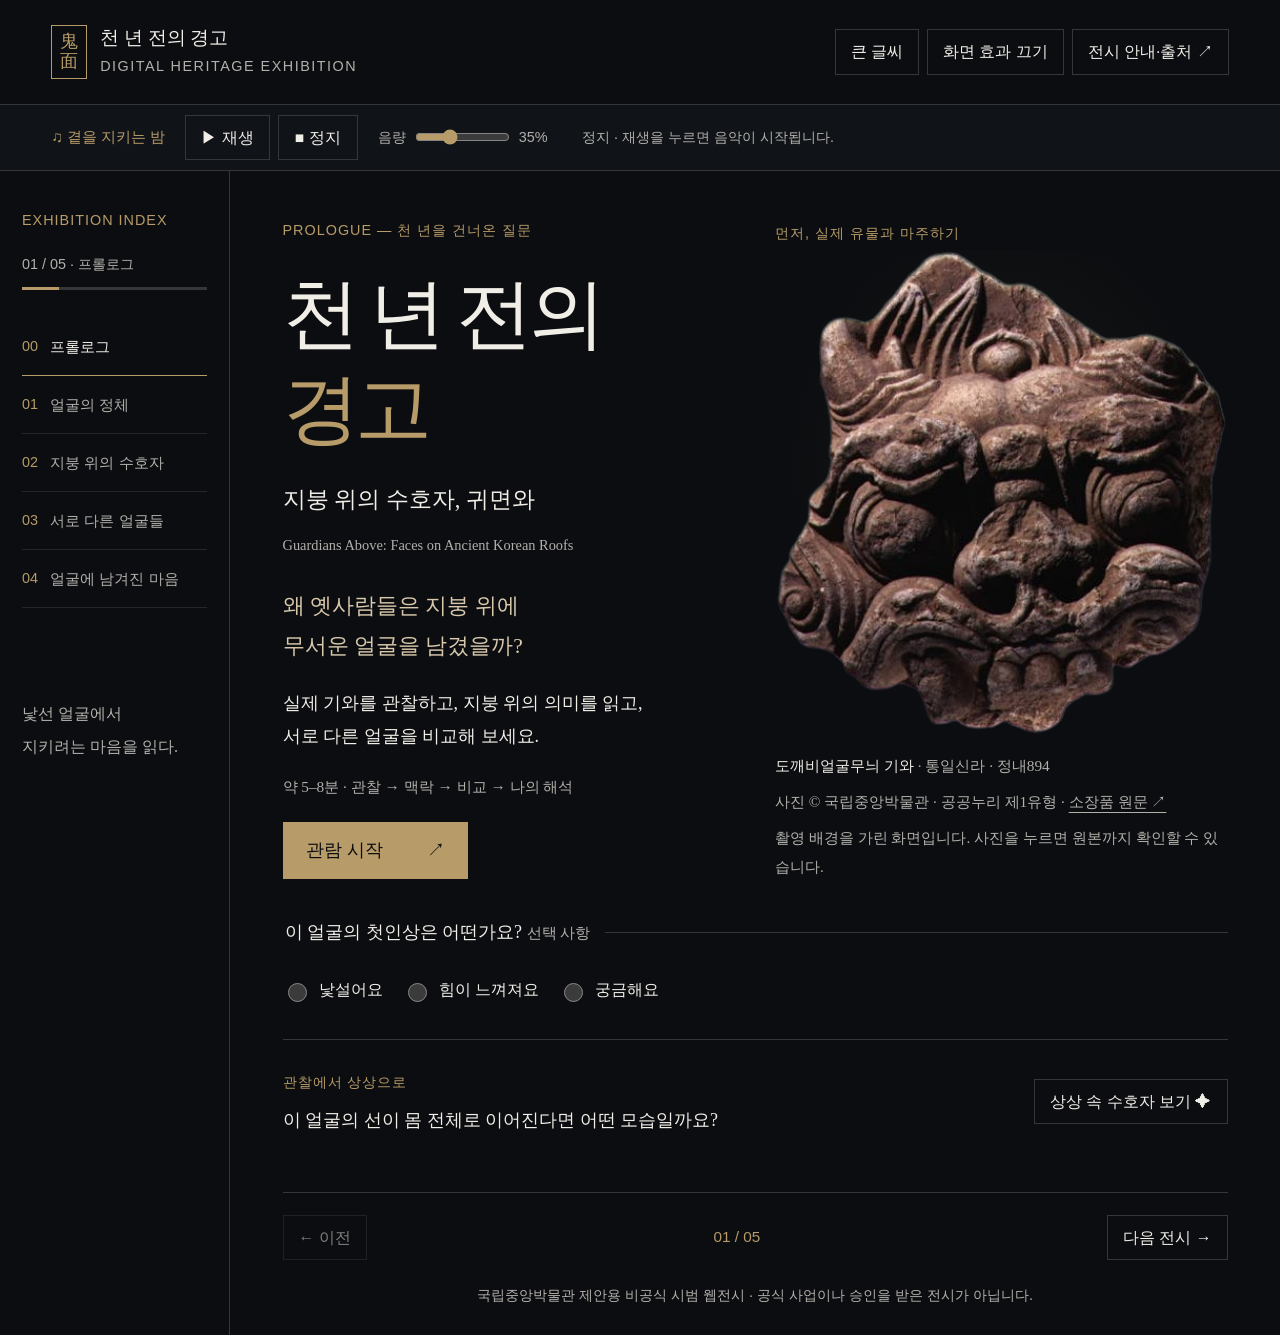
<file: index.html>
<!doctype html>
<html lang="ko"><head><meta charset="utf-8"><meta name="viewport" content="width=device-width,initial-scale=1"><meta name="description" content="실제 귀면와를 관찰하고, 건축적 맥락과 창작 수호자를 비교하며 나만의 상징을 완성하는 비공식 디지털 문화유산 전시."><title>천 년 전의 경고 — 지붕 위의 수호자, 귀면와</title><link rel="stylesheet" href="./style.css?v=7"><script src="./script.js?v=7" defer></script></head><body>
<a class="skip" href="#main">본문으로 건너뛰기</a>
<header class="masthead">
<a class="brand" href="#intro"><span class="seal" aria-hidden="true">鬼<br>面</span><span>천 년 전의 경고<small>DIGITAL HERITAGE EXHIBITION</small></span></a>
<div class="reading-tools" role="group" aria-label="관람 설정"><button id="text-size" aria-pressed="false">큰 글씨</button><button id="motion-toggle" aria-pressed="false">화면 효과 끄기</button><button data-sources>전시 안내·출처 ↗</button></div>
</header>
<div class="music-bar" role="region" aria-label="배경음악 조절">
<span class="music-name">♫ <span>곁을 지키는 밤</span></span><div class="music-buttons"><button data-music-play aria-pressed="false" aria-controls="exhibition-music">▶ 재생</button><button data-music-stop aria-controls="exhibition-music">■ 정지</button></div>
<label class="volume-label" for="music-volume">음량 <input id="music-volume" type="range" min="0" max="100" value="35" step="1"><output id="volume-value" for="music-volume">35%</output></label><span id="music-status" role="status">정지 · 재생을 누르면 음악이 시작됩니다.</span>
<audio id="exhibition-music" loop preload="none" src="./assets/guardian-night.mp3"></audio>
</div>
<div class="exhibition-shell">
<nav class="chapters" aria-label="전시관 이동"><div class="nav-status"><span class="label">EXHIBITION INDEX</span><p id="scene-location" aria-live="polite">01 / 05 · 프롤로그</p><progress id="progress" max="5" value="1" aria-label="전시 진행 상태"></progress></div><div class="chapter-links"><a href="#intro" data-step="0"><span>00</span> 프롤로그</a><a href="#observe" data-step="1"><span>01</span> 얼굴의 정체</a><a href="#context" data-step="2"><span>02</span> 지붕 위의 수호자</a><a href="#compare" data-step="3"><span>03</span> 서로 다른 얼굴들</a><a href="#outro" data-step="4"><span>04</span> 얼굴에 남겨진 마음</a></div><p class="rail-note">낯선 얼굴에서<br>지키려는 마음을 읽다.</p></nav>
<main id="main" tabindex="-1">
<section id="intro" class="scene" aria-labelledby="intro-title">
<div class="hero-grid"><div class="hero-copy"><p class="eyebrow">PROLOGUE — 천 년을 건너온 질문</p><h1 id="intro-title" tabindex="-1">천 년 전의<br><em>경고</em></h1><p class="subtitle">지붕 위의 수호자, 귀면와</p><p lang="en" class="english">Guardians Above: Faces on Ancient Korean Roofs</p><p class="opening">왜 옛사람들은 지붕 위에<br>무서운 얼굴을 남겼을까?</p><p>실제 기와를 관찰하고, 지붕 위의 의미를 읽고,<br>서로 다른 얼굴을 비교해 보세요.</p><p class="small muted">약 5–8분 · 관찰 → 맥락 → 비교 → 나의 해석</p><button class="primary" data-go="1">관람 시작 <span aria-hidden="true">↗</span></button></div>
<figure class="artifact-figure"><span class="label">먼저, 실제 유물과 마주하기</span><div id="intro-artifact" class="artifact-viewport hero-photo"></div><figcaption><strong>도깨비얼굴무늬 기와</strong> · 통일신라 · 정내894<br>사진 © 국립중앙박물관 · 공공누리 제1유형 · <a data-source-link="1" target="_blank" rel="noopener">소장품 원문 ↗</a><br>촬영 배경을 가린 화면입니다. 사진을 누르면 원본까지 확인할 수 있습니다.</figcaption></figure></div>
<fieldset class="first-impression"><legend>이 얼굴의 첫인상은 어떤가요? <span class="small muted">선택 사항</span></legend><label><input type="radio" name="first-impression" value="낯설었어요"> 낯설어요</label><label><input type="radio" name="first-impression" value="힘이 느껴졌어요"> 힘이 느껴져요</label><label><input type="radio" name="first-impression" value="궁금했어요"> 궁금해요</label></fieldset>
<div class="disclosure-heading"><div><span class="label">관찰에서 상상으로</span><p>이 얼굴의 선이 몸 전체로 이어진다면 어떤 모습일까요?</p></div><button class="outline" id="intro-reveal" aria-expanded="false" aria-controls="intro-imagination">상상 속 수호자 보기 ✦</button></div>
<div id="intro-imagination" class="imagination-panel" hidden><div class="character-copy"><h2>휘감는 선의 수호자</h2><p data-design-note="1"></p><p class="interpretation">AI 창작 상상 · 몸과 얼굴의 겹침 위치는 역사적 복원도가 아닙니다.</p></div><figure class="character-figure"><div class="layered-viewport" data-layered="1"></div><div class="character-actions"><button data-layer-toggle aria-pressed="true">기와 겹침 숨기기</button><button data-guardian="1">캐릭터 확대 ↗</button></div><figcaption>얼굴 위 실제 기와를 누르면 해당 소장품의 상세 사진이 열립니다.</figcaption></figure></div>
</section>
<section id="observe" class="scene" aria-labelledby="observe-title" hidden>
<p class="eyebrow">EXHIBITION 01 — LOOK CLOSER</p><h2 id="observe-title" tabindex="-1">얼굴의 정체</h2><p class="lead">눈, 입, 테두리. 당신은 무엇을 가장 먼저 발견했습니까?</p>
<div class="observation-layout"><figure class="artifact-figure"><div id="observation-stage" class="observation-stage" aria-label="선택한 부위가 확대되는 실제 기와 사진"></div><div class="photo-actions"><button id="observation-reset">사진 전체 보기 ↺</button><button data-view="0">원본·상세 확대 ↗</button></div><figcaption>도깨비얼굴무늬 기와 · 통일신라 · 정내902<br>사진 © 국립중앙박물관 · 공공누리 제1유형 · <a data-source-link="0" target="_blank" rel="noopener">소장품 원문 ↗</a></figcaption></figure>
<div class="observation-text"><span class="label">01 먼저 살펴보기 → 02 단서 읽기 → 03 창작 연결</span><p>아래에서 살펴볼 곳을 선택하세요. 사진이 그 부위를 중심으로 확대됩니다. 하나의 정답을 찾기보다 눈에 들어오는 선과 높낮이를 관찰해 보세요.</p><div class="detail-buttons" role="group" aria-label="사진 밖 관찰 지점"><button data-detail="eye" aria-pressed="false">눈의 형태</button><button data-detail="mouth" aria-pressed="false">입 주변</button><button data-detail="rim" aria-pressed="false">테두리</button></div><div class="observation-explanation"><h3 id="detail-title">어떤 모양이 보이나요?</h3><p id="detail-copy" aria-live="polite">아직 선택하지 않았습니다. 실제 기와를 먼저 천천히 살펴보세요.</p><p id="observation-progress" class="small muted" aria-live="polite">살펴본 단서 0 / 3 · 순서는 자유롭습니다.</p></div><button id="detail-zoom" data-view="0">선택한 부위 자세히 ↗</button><p class="small muted">해설은 실제 사진에서 확인되는 형태를 설명합니다.</p><button id="observe-reveal" aria-expanded="false" aria-controls="observe-imagination" disabled>단서를 살펴본 뒤 수호자 해석 보기</button></div></div>
<div id="observe-imagination" class="imagination-panel" hidden><div class="character-copy"><span class="label">관찰한 조형을 어떻게 확장했을까?</span><h3>둥근 흙의 수호자</h3><p data-design-note="0"></p><p class="interpretation">AI 창작 상상 · 실제 기와의 제작 의도나 원래 모습에 대한 확정적 복원이 아닙니다.</p></div><figure class="character-figure"><div class="layered-viewport" data-layered="0"></div><div class="character-actions"><button data-layer-toggle aria-pressed="true">기와 겹침 숨기기</button><button data-guardian="0">캐릭터 확대 ↗</button></div></figure></div>
</section>
<section id="context" class="scene" aria-labelledby="context-title" hidden>
<p class="eyebrow">EXHIBITION 02 — BEYOND THE FACE</p><h2 id="context-title" tabindex="-1">지붕 위의 수호자</h2><p class="lead">무서운 얼굴이 건축의 일부가 되면, 무엇을 지키는 표정으로 읽힐까요?</p>
<div class="context-layout"><figure class="roof-figure"><div class="roof-diagram"><svg viewBox="0 0 720 380" role="img" aria-labelledby="roof-svg-title roof-svg-description"><title id="roof-svg-title">지붕의 마루와 끝부분을 단순화한 개념도</title><desc id="roof-svg-description">가운데 높은 용마루와 그 끝에서 아래로 이어지는 마루를 나타낸 설명용 선 도식입니다. 아래 A와 B 버튼으로 일반적 사용 맥락을 읽을 수 있습니다. 특정 유물의 설치 위치가 아닙니다.</desc><path class="roof-plane" d="M270 90 490 130 410 310 90 250Z"/><path class="roof-plane back" d="M270 90 490 130 650 220 330 160Z"/><path class="roof-side" d="M490 130 650 220 410 310Z"/><path class="roof-eaves" d="M90 250 410 310 650 220 330 160 90 250"/><path class="roof-ridge" d="M270 90 490 130M270 90 90 250M490 130 410 310M490 130 650 220"/><g class="roof-tiles"><path d="M248 110 104 253M286 116 151 262M326 123 198 271M365 130 245 280M405 138 292 289M445 145 339 298"/></g><path class="roof-guide" d="M360 107 360 46M452 221 562 298"/><text x="315" y="35">용마루</text><text x="554" y="327">내려오는 마루</text></svg><button class="roof-pin pin-ridge" data-roof="ridge" aria-pressed="false" aria-label="A 용마루 끝의 일반적 역할">A</button><button class="roof-pin pin-descending" data-roof="descending" aria-pressed="false" aria-label="B 내려오는 마루 끝의 일반적 역할">B</button></div><div class="roof-legend"><span>A · 용마루 끝</span><span>B · 내려오는 마루 끝</span></div><figcaption><strong>일반적인 건축 사용 맥락을 설명하는 개념도</strong><br>지붕의 형태와 마루 선을 단순화한 자체 제작 도식입니다. 정내902·894·1031의 원래 건물·출토지·설치 위치를 복원한 자료가 아닙니다.</figcaption></figure><div><span class="label">위치를 선택해 읽기</span><h3 id="roof-detail-title">지붕의 끝에 놓이는 얼굴</h3><p id="roof-detail-copy" aria-live="polite">개념도의 A 또는 B를 선택하세요. 귀면와가 지붕 마루의 끝을 장식하는 기와로 설명되는 일반적인 맥락을 살펴봅니다.</p><p>문화포털의 귀면와 해설은 귀면문 기와가 용마루·내림마루의 끝을 장식하며, 벽사와 수호의 의미를 지녔다고 설명합니다.</p><a class="source-inline" href="https://www.culture.go.kr/portal/cltKnw/usePtt/viewOrigin.do?did=6410&amp;gubun=all&amp;menuNo=200059&amp;reffer=shape" target="_blank" rel="noopener">한국문화정보원 문화포털 · 해설 원문 ↗</a></div></div>
<div class="evidence-grid"><article><span class="label">일반적인 역사적 맥락</span><h3>벽사 辟邪</h3><p>사악한 기운을 물리친다는 뜻입니다. 강렬한 얼굴을 건물과 그 안의 공간을 지키는 상징으로 읽는 문화적 관념을 설명합니다.</p></article><article><span class="label">공식적으로 확인된 사실</span><h3>건축을 이루던 기와</h3><p>전시한 세 점은 공식 소장품 자료에서 ‘건축부재–지붕재–귀면와’로 분류됩니다. 개별 유물의 원래 건물과 정확한 설치 위치는 확인하지 못했습니다.</p></article></div><blockquote>무서움이 누군가에게는<br><em>안전의 표정</em>이었을지도 모릅니다.<cite>전시 기획자의 현대적 해석</cite></blockquote>
</section>
<section id="compare" class="scene" aria-labelledby="compare-title" hidden>
<div class="section-heading"><div><p class="eyebrow">EXHIBITION 03 — SIDE BY SIDE</p><h2 id="compare-title" tabindex="-1">서로 다른 얼굴들</h2></div><button id="reset-compare">비교 초기화 ↺</button></div><p class="lead">실제 기와를 먼저 비교하고, 같은 특징이 상상 속 수호자에서 어떻게 이어지는지 보세요.</p>
<div class="mode-tabs" role="tablist" aria-label="비교 모드"><button id="tab-artifact" role="tab" data-mode="artifact" aria-selected="true" aria-controls="comparison-panel" tabindex="0">A · 실제 유물 비교</button><button id="tab-guardian" role="tab" data-mode="guardian" aria-selected="false" aria-controls="comparison-panel" tabindex="-1">B · 상상 속 수호자 비교</button></div><p id="comparison-mode-description" class="small muted">같은 관찰 영역에 맞춘 실제 사진입니다. 실제 크기의 비례 비교가 아닙니다.</p>
<div class="comparison-prompts"><span class="label">관찰의 렌즈</span><div role="group" aria-label="비교 관찰 질문"><button data-compare-lens="eye" aria-pressed="true">눈</button><button data-compare-lens="mouth" aria-pressed="false">입</button><button data-compare-lens="outline" aria-pressed="false">윤곽</button><button data-compare-lens="rim" aria-pressed="false">테두리</button></div><p id="comparison-question" aria-live="polite"></p></div>
<div class="mobile-compare-switch" role="group" aria-label="모바일 비교 카드 전환"><button data-mobile-side="left" aria-pressed="true">왼쪽 유물</button><button data-mobile-side="right" aria-pressed="false">오른쪽 유물</button></div>
<div id="comparison-panel" role="tabpanel" aria-labelledby="tab-artifact"><div class="comparison">
<article class="compare-card" data-side="left"><label for="left-select">왼쪽 유물 선택</label><select id="left-select"></select><div class="compare-viewport" id="left-image" tabindex="0" role="region" aria-label="왼쪽 비교 이미지, 확대 후 스크롤하여 탐색"></div><div class="zoom-controls"><button data-scale="left:-0.25" aria-label="왼쪽 이미지 축소">−</button><output id="left-scale">100%</output><button data-scale="left:0.25" aria-label="왼쪽 이미지 확대">+</button><button data-side-view="left">원본·상세 ↗</button></div><div class="character-actions" data-character-controls="left" hidden><button data-side-toggle="left" aria-pressed="true">기와 겹침 숨기기</button><button data-side-guardian="left">캐릭터 확대 ↗</button></div><div id="left-info" class="object-info"></div></article>
<article class="compare-card" data-side="right"><label for="right-select">오른쪽 유물 선택</label><select id="right-select"></select><div class="compare-viewport" id="right-image" tabindex="0" role="region" aria-label="오른쪽 비교 이미지, 확대 후 스크롤하여 탐색"></div><div class="zoom-controls"><button data-scale="right:-0.25" aria-label="오른쪽 이미지 축소">−</button><output id="right-scale">100%</output><button data-scale="right:0.25" aria-label="오른쪽 이미지 확대">+</button><button data-side-view="right">원본·상세 ↗</button></div><div class="character-actions" data-character-controls="right" hidden><button data-side-toggle="right" aria-pressed="true">기와 겹침 숨기기</button><button data-side-guardian="right">캐릭터 확대 ↗</button></div><div id="right-info" class="object-info"></div></article>
</div></div><p id="comparison-note" class="small" aria-live="polite"></p><p class="small muted">세 점만으로 시대 전체의 양식 변화나 우열을 판단할 수 없습니다. 사진의 촬영 각도와 조명도 다릅니다.</p>
</section>
<section id="outro" class="scene" aria-labelledby="outro-title" hidden>
<p class="eyebrow">EPILOGUE — A DIFFERENT WAY OF SEEING</p><h2 id="outro-title" tabindex="-1">얼굴에 남겨진 마음</h2><div class="outro-layout"><div><p class="closing">처음에는 두려운 얼굴처럼 보일 수 있습니다. 그러나 그 안에서 소중한 것을 지키려는 마음을 읽을 수도 있습니다.</p><p class="interpretation">전시의 현대적 해석이며 모든 귀면와의 제작 의도를 확정하지 않습니다.</p><p id="before-impression" class="small muted">처음 마주했을 때와 지금, 이 얼굴은 어떻게 다르게 보이나요?</p><fieldset class="impression"><legend>지금 이 얼굴은 어떻게 보이나요?</legend><label><input type="radio" name="impression" value="여전히 낯선 얼굴"> 여전히 낯선 얼굴</label><label><input type="radio" name="impression" value="수호의 상징"> 수호의 상징</label><label><input type="radio" name="impression" value="더 알고 싶은 얼굴"> 더 알고 싶은 얼굴</label></fieldset></div><figure class="artifact-figure"><div id="outro-artifact" class="artifact-viewport outro-photo"></div><figcaption>도입에서 마주한 같은 유물 · 정내894<br>사진 © 국립중앙박물관 · 공공누리 제1유형 · <a data-source-link="1" target="_blank" rel="noopener">소장품 원문 ↗</a></figcaption></figure></div>
<form id="symbol-form" class="symbol-form"><div><span class="label">당신의 해석으로 완성하기</span><h3>나만의 수호 상징</h3><p>지키고 싶은 대상과 그 마음을 담을 모양을 골라 보세요. 정답은 없습니다.</p><label for="protect-target">무엇을 지키고 싶나요?</label><select id="protect-target" required><option value="">선택해 주세요</option><option value="people">가족과 친구</option><option value="peace">나의 평온</option><option value="everyday">우리의 일상</option><option value="nature">자연과 생명</option></select><label for="protect-symbol">어떤 모양에 담을까요?</label><select id="protect-symbol" required><option value="">선택해 주세요</option><option value="circle">원 · 감싸는 마음</option><option value="mountain">산 · 든든한 마음</option><option value="wave">물결 · 유연한 마음</option><option value="star">별 · 길을 비추는 마음</option></select><label for="reflection">함께 남길 나의 한 문장 <span class="small muted">선택 사항 · 240자</span></label><textarea id="reflection" rows="3" maxlength="240" placeholder="당신이라면 어떤 마음을 남기겠습니까?"></textarea><p id="reflection-status" class="small muted" aria-live="polite">입력은 서버로 전송하거나 영구 저장하지 않습니다.</p><button class="primary" type="submit">내 상징 카드 만들기 ✦</button></div>
<div id="symbol-result" class="symbol-result" hidden><div class="symbol-card"><p class="label">MY GUARDIAN SYMBOL</p><svg id="symbol-icon" viewBox="0 0 160 160" role="img" aria-label="내가 고른 수호 상징"></svg><h3 id="symbol-card-title"></h3><p id="symbol-card-meaning"></p><p id="symbol-card-reflection"></p><p id="symbol-card-impression" class="small"></p><p class="small muted">《천 년 전의 경고》 관람 기록<br>관람객의 현대적 창작 상징</p></div><button id="copy-symbol" type="button">결과 텍스트 복사</button><p id="copy-status" class="small" role="status"></p><textarea id="copy-fallback" readonly aria-label="복사할 결과 텍스트" hidden></textarea></div></form>
<button id="restart" class="outline">처음부터 다시 보기 ↺</button>
</section>
<footer class="journey"><button id="previous">← 이전</button><span id="progress-text">01 / 05</span><button id="next">다음 전시 →</button></footer><p class="institution-note">국립중앙박물관 제안용 비공식 시범 웹전시 · 공식 사업이나 승인을 받은 전시가 아닙니다.</p><noscript><p>전시관 이동·비교·개인 카드에는 JavaScript가 필요합니다. <a href="./sources.md">출처 문서</a>에서 실제 소장품 정보를 확인할 수 있습니다.</p></noscript>
</main></div>
<dialog id="viewer" class="media-dialog" aria-labelledby="viewer-title"><div class="dialog-header"><h2 id="viewer-title">실제 기와 상세</h2><button data-close aria-label="기와 상세 닫기">닫기 ×</button></div><p class="small muted">실제 사진입니다. 확대 후 사진 영역을 스크롤해 살펴보세요.</p><div class="viewer-viewport" tabindex="0" role="region" aria-label="실제 기와 확대 사진"></div><div class="zoom-controls"><button id="zoom-out" aria-label="기와 사진 축소">−</button><output id="zoom-level" aria-live="polite">100%</output><button id="zoom-in" aria-label="기와 사진 확대">+</button><button id="zoom-reset">초기화</button><button id="original-toggle" aria-pressed="false">촬영 배경 포함 원본 보기</button></div><p id="viewer-treatment" class="small muted"></p><p id="viewer-observation"></p><details class="viewer-details"><summary>유물 정보와 공식 출처</summary><div id="viewer-caption"></div></details><div class="modal-music" role="group" aria-label="확대 화면 배경음악"><button data-music-play aria-pressed="false">▶ 음악 재생</button><button data-music-stop>■ 음악 정지</button></div></dialog>
<dialog id="guardian-dialog" class="media-dialog" aria-labelledby="guardian-title"><div class="dialog-header"><h2 id="guardian-title">상상 속 수호자</h2><button data-close aria-label="수호자 확대 닫기">닫기 ×</button></div><p class="guardian-disclaimer interpretation"></p><div class="guardian-viewport" tabindex="0" role="region" aria-label="AI 창작 수호자 확대 화면"></div><div class="zoom-controls"><button id="guardian-minus" aria-label="캐릭터 축소">−</button><output id="guardian-scale" aria-live="polite">100%</output><button id="guardian-plus" aria-label="캐릭터 확대">+</button><button id="guardian-reset">초기화</button><button id="guardian-layer-toggle" aria-pressed="true">기와 겹침 숨기기</button><button id="guardian-source">실제 기와 자세히 ↗</button></div><p id="guardian-design-note"></p><p id="guardian-credit" class="small"></p><div class="modal-music" role="group" aria-label="캐릭터 확대 배경음악"><button data-music-play aria-pressed="false">▶ 음악 재생</button><button data-music-stop>■ 음악 정지</button></div></dialog>
<dialog id="sources-dialog" aria-labelledby="sources-title"><div class="dialog-header"><h2 id="sources-title">전시 안내·출처</h2><button data-close aria-label="전시 안내 닫기">닫기 ×</button></div><p>국립중앙박물관 제안용 비공식 시범 웹전시입니다. 기관의 승인·제작·후원을 의미하지 않습니다.</p><p>실제 유물의 명칭·시대·재질·크기는 국립중앙박물관 자료를 따릅니다. 아래 사진 3점은 공공누리 제1유형(출처표시)이며 원본 파일을 보존했습니다. 화면에서는 촬영 배경을 가리고, 상세 화면에서 원본 전체를 볼 수 있습니다.</p><div id="source-list"></div><p><a href="https://www.kogl.or.kr/info/licenseType1.do" target="_blank" rel="noopener">공공누리 제1유형 이용 조건 ↗</a></p><p>역사적 맥락: 한국문화정보원 문화포털 귀면와 해설. 지붕 도식은 일반적 마루 끝 사용 맥락을 설명하는 자체 제작 개념도이며 세 유물의 원래 건물·설치 위치를 복원하지 않습니다.</p><p>캐릭터의 몸·자세·이름·얼굴 겹침 위치는 AI 창작 상상입니다. 학술 복원도가 아닙니다. 개인 수호 상징은 관람객의 현대적 해석이며 입력은 서버로 보내지 않습니다.</p><p>음악 《곁을 지키는 밤》은 가야금에서 영감 받은 전시용 현악 합성 음악으로 실제 연주 녹음이나 고대 음악 복원이 아닙니다. 기본 정지이며 재생을 누르면 시작합니다.</p><p class="small">공식 소장품 확인일 2026-11-13 · <a href="./sources.md">자료·이용 조건</a> · <a href="./review.md">검토 기록</a> · <a href="./verification.md">검증 기록</a> · <a href="./README.md">로컬 실행·공개 안내</a></p></dialog>

</body></html>
</file>
<file: style.css>
:root {
 color-scheme:dark;--bg:#0b0d10;--surface:#171a20;--text:#f1eee8;--muted:#b2b0ab;--gold:#b79b68;--line:#353638;
 --serif:'Noto Serif KR','Batang','AppleMyungjo',Georgia,serif;--ui:Arial,'Apple SD Gothic Neo','Malgun Gothic',sans-serif;
}
*{box-sizing:border-box}html{font-size:112.5%}html.large-text{font-size:131.25%}
body{margin:0;background:var(--bg);color:var(--text);font:1rem/1.85 var(--serif);overflow-wrap:anywhere}
[hidden]{display:none!important}button,input,select,textarea{font:inherit}button,a,input,select,textarea{-webkit-tap-highlight-color:transparent}
button,a{touch-action:manipulation}button{font-family:var(--ui);font-size:.875rem;color:inherit;border:1px solid var(--line);background:transparent;padding:10px 15px;min-height:44px;cursor:pointer;line-height:1.5}
button:hover{border-color:var(--gold);color:#dfc996}button:disabled{opacity:.5;cursor:default}button[aria-pressed=true]{border-color:var(--gold);background:#b79b681a;color:#e5cca0}
a{color:inherit;text-underline-offset:5px}a:hover{color:#dfc996}
:focus-visible{outline:2px solid #e4bd76;outline-offset:4px}button:focus-visible{outline-offset:3px}
h1,h2,h3{font-family:var(--serif);font-weight:400;line-height:1.45;overflow-wrap:anywhere}
h1{font-size:clamp(3.1rem,6vw,5.8rem);line-height:1.23;letter-spacing:-.06em;margin:0 0 22px}h1 em{color:var(--gold);font-style:normal}
h2{font-size:clamp(2rem,3.5vw,3rem);margin:0 0 20px}h3{font-size:1.4rem;margin:12px 0 18px}p{margin:0 0 20px}figure{margin:0;min-width:0}fieldset{min-width:0}
.small,figcaption{font-size:.85rem;line-height:1.85}.muted,figcaption{color:var(--muted)}figcaption{margin-top:16px}figcaption strong{color:var(--text);font-weight:400}
.label,.eyebrow{font: .8rem/1.8 var(--ui);letter-spacing:1px;color:var(--gold)}.eyebrow{margin-bottom:24px}.lead{font-size:1.1rem;color:var(--muted);max-width:48em;margin-bottom:32px}
.primary{background:var(--gold);border-color:var(--gold);color:var(--bg);font-size:1rem;min-width:185px;min-height:52px;display:inline-flex;gap:35px;justify-content:space-between;align-items:center;padding:14px 22px}
.primary:hover{background:#ceb17e;color:var(--bg)}.interpretation{font: .85rem/1.85 var(--ui);color:#d9c296;border-left:2px solid var(--gold);padding-left:13px}
.skip{position:fixed;top:-100px;left:12px;z-index:30;padding:12px;background:var(--text);color:var(--bg)}.skip:focus{top:10px}

.masthead{display:flex;gap:20px;align-items:center;justify-content:space-between;padding:23px 4%;flex-wrap:wrap;border-bottom:1px solid var(--line)}
.brand{display:flex;gap:13px;text-decoration:none;align-items:center;font-size:1.05rem;line-height:1.6}.brand small{display:block;font: .8rem/1.9 var(--ui);letter-spacing:1.5px;color:var(--muted)}
.seal{color:var(--gold);border:1px solid var(--gold);padding:6px 8px;font-size:1rem;line-height:1.1}.reading-tools{display:flex;gap:8px;flex-wrap:wrap}
.music-bar{position:sticky;top:0;z-index:10;background:#111419f5;border-bottom:1px solid var(--line);padding:10px 4%;display:flex;align-items:center;gap:10px 20px;flex-wrap:wrap;font-family:var(--ui)}
.music-name{font-size:.85rem;color:var(--gold);white-space:nowrap}.music-buttons,.modal-music{display:flex;gap:8px;flex-wrap:wrap}.music-buttons button{min-width:80px}
.volume-label{font-size:.8rem;display:flex;align-items:center;gap:9px;color:var(--muted)}#music-volume{width:95px;min-height:44px;margin:0;accent-color:var(--gold)}#volume-value{font-variant-numeric:tabular-nums;min-width:3em}
#music-status{font-size:.8rem;color:var(--muted);flex:1 1 220px;line-height:1.7}
.exhibition-shell{display:grid;grid-template-columns:230px minmax(0,1fr);max-width:1700px;margin:auto}.chapters{border-right:1px solid var(--line);padding:32px 22px;font-family:var(--ui);min-width:0}
.nav-status p{font-size:.8rem;color:var(--muted);margin:14px 0 10px}.nav-status progress{width:100%;height:3px;display:block;accent-color:var(--gold);border:0}
progress::-webkit-progress-bar{background:var(--line)}progress::-webkit-progress-value{background:var(--gold)}.chapter-links{margin-top:28px}.chapter-links a{display:flex;gap:12px;align-items:center;min-height:58px;padding:10px 0;text-decoration:none;font-size:.85rem;color:var(--muted);border-bottom:1px solid #24262a}
.chapter-links a span{color:var(--gold);font-size:.8rem}.chapter-links a[aria-current=step]{color:var(--text);border-bottom-color:var(--gold)}.rail-note{font: .9rem/2 var(--serif);color:var(--muted);margin-top:90px}
main{min-width:0;padding:0 5%}.scene{padding:45px 0 42px;min-height:550px}.hero-grid{display:grid;grid-template-columns:1fr 1fr;gap:40px;align-items:center}.hero-copy{min-width:0}.hero-copy>p:not(.eyebrow){max-width:36em}
.subtitle{font-size:1.25rem;margin-bottom:12px}.english{font-size:.8rem;color:var(--muted);line-height:1.8}.opening{font-size:1.2rem;line-height:1.85;color:#d8c8ac;margin-top:28px}
.artifact-viewport,.compare-viewport,.viewer-viewport,.layered-viewport,.guardian-viewport{position:relative;width:100%;min-width:0;overflow:auto;overscroll-behavior:contain;background:radial-gradient(ellipse at 50% 45%,#b79b6812,transparent 70%)}
.artifact-viewport{height:clamp(260px,34vw,460px)}.hero-photo{height:clamp(300px,38vw,520px)}.outro-photo{height:350px}
.artifact-display,.layered-scene{position:relative;max-width:none;margin:0 auto}.artifact-crop{display:block;position:relative;width:100%;overflow:hidden}
.artifact-crop>.cropped-source{display:block;position:absolute;max-width:none;height:auto;margin:0;object-fit:initial}
.photo-open{display:block;width:100%;padding:0;min-height:0;line-height:0;border:0;background:none;cursor:zoom-in}.photo-open:hover{background:none}
.artifact-figure figcaption a,.source-inline{display:inline-flex;min-height:44px;align-items:center;font-size:.85rem}.photo-actions,.character-actions,.zoom-controls{display:flex;gap:8px;flex-wrap:wrap;align-items:center;margin:14px 0}
.photo-actions button,.character-actions button{flex:1 1 140px}.first-impression{border:0;border-top:1px solid var(--line);margin:35px 0 20px;padding:20px 0 0;display:flex;flex-wrap:wrap;gap:10px 20px}.first-impression legend{padding-right:15px}
fieldset label{font-size:.9rem;min-height:44px;display:flex;align-items:center;gap:9px}input[type=radio]{width:19px;height:19px;accent-color:var(--gold);flex-shrink:0}
.disclosure-heading{display:flex;align-items:center;justify-content:space-between;gap:20px;border-top:1px solid var(--line);padding:25px 0 0;margin-top:26px}.disclosure-heading p{margin:6px 0 0}.disclosure-heading button{flex-shrink:0}
.imagination-panel{display:grid;grid-template-columns:1fr 1fr;gap:36px;align-items:center;border-top:1px solid var(--line);padding-top:30px;margin-top:30px}.character-copy{min-width:0}.layered-viewport{height:clamp(320px,52svh,540px)}
.layered-scene{aspect-ratio:2/3}.imagined-character{display:block;width:100%;height:auto;aspect-ratio:2/3;object-fit:contain;max-width:none}
.tile-overlay{position:absolute;z-index:2;padding:0;min-height:0;line-height:0;border:0;background:none;cursor:zoom-in}.tile-overlay:hover{background:none;outline:1px solid #d9c296}.tile-overlay .artifact-crop{pointer-events:none}
.character-design-note{font-size:.9rem;line-height:1.9;color:var(--muted)}.character-figure figcaption{font-family:var(--ui)}
.observation-layout{display:grid;grid-template-columns:1.15fr 1fr;gap:35px;align-items:start}.observation-stage{display:grid;place-items:center;position:relative;overflow:hidden;width:100%;height:clamp(290px,36vw,480px);background:radial-gradient(ellipse,#b79b680d,transparent 70%)}
.observation-stage .artifact-display{margin:0}.detail-buttons{display:flex;flex-wrap:wrap;gap:8px;margin:22px 0}.observation-explanation{border-top:1px solid var(--line);padding-top:20px}.observation-text>.small{margin-top:15px}.observation-text>#observe-reveal{margin-top:10px}
.context-layout{display:grid;grid-template-columns:1.3fr 1fr;gap:35px;align-items:center}.roof-diagram{position:relative;width:100%;aspect-ratio:720/380;background:#13161b;border:1px solid var(--line)}
.roof-diagram svg{display:block;width:100%;height:100%}.roof-plane{fill:#25251f;stroke:#74674e;stroke-width:1.5}.roof-plane.back{fill:#1b201f}.roof-side{fill:#1a1c21;stroke:#74674e;stroke-width:1.5}
.roof-eaves,.roof-ridge{fill:none;stroke:#c3a774;stroke-width:3;stroke-linejoin:round}.roof-tiles path{fill:none;stroke:#4a4840;stroke-width:1.5}.roof-guide{fill:none;stroke:var(--muted);stroke-width:1;stroke-dasharray:4 4}
.roof-diagram text{fill:var(--muted);font:22px var(--ui)}.roof-pin{position:absolute;transform:translate(-50%,-50%);width:44px;height:44px;border-radius:50%;padding:0;background:var(--bg);color:#e4cc9e;border-color:var(--gold)}.pin-ridge{left:68.05%;top:34.21%}.pin-descending{left:56.94%;top:81.58%}
.evidence-grid{display:grid;grid-template-columns:1fr 1fr;gap:35px;border-top:1px solid var(--line);margin-top:40px;padding-top:30px}.evidence-grid p{color:var(--muted)}blockquote{font-size:1.65rem;line-height:1.8;text-align:center;margin:50px 0 15px}blockquote em{font-style:normal;color:var(--gold)}cite{display:block;font: .8rem/1.8 var(--ui);color:var(--muted);margin-top:20px}
.section-heading{display:flex;justify-content:space-between;align-items:center;gap:18px;flex-wrap:wrap}.mode-tabs{display:flex;gap:10px;margin:25px 0 15px;flex-wrap:wrap}.mode-tabs button{flex:1 1 200px;padding:14px}
.mode-tabs [aria-selected=true]{border-color:var(--gold);background:#b79b681a;color:#e4cc9e}.comparison-prompts{border-left:2px solid var(--gold);padding:10px 0 10px 20px;margin:24px 0}.comparison-prompts>div{display:flex;gap:8px;flex-wrap:wrap;margin:12px 0}.comparison-prompts p{margin:15px 0 0;font-size:.95rem}
.comparison{display:grid;grid-template-columns:1fr 1fr;gap:25px}.compare-card{min-width:0}.compare-card>label{font: .85rem/1.8 var(--ui);color:var(--gold);display:block;margin-bottom:8px}
select,textarea{background:var(--surface);border:1px solid var(--line);color:var(--text);border-radius:0;min-height:48px;padding:10px 12px;width:100%;min-width:0;font: .95rem/1.6 var(--ui)}textarea{resize:vertical}textarea::placeholder{color:var(--muted)}
.compare-viewport{height:clamp(300px,32vw,440px);margin-top:18px}.compare-viewport[data-media-kind=guardian]{height:clamp(340px,54svh,580px)}.zoom-controls output{font: .8rem/1.6 var(--ui);font-variant-numeric:tabular-nums;min-width:48px;text-align:center;color:var(--muted)}
.object-info{border-top:1px solid var(--line);padding-top:22px;margin-top:20px}.object-info h3{font-size:1.3rem}.object-info p,.object-info dl{font-size:.85rem;line-height:1.9;color:var(--muted)}.object-info a{font-size:.85rem;display:inline-flex;min-height:44px;align-items:center}
dl{margin:12px 0 20px}dl>div{display:grid;grid-template-columns:4em 1fr;gap:10px}dt{color:var(--gold)}dd{margin:0;min-width:0}.mobile-compare-switch{display:none}
.outro-layout{display:grid;grid-template-columns:1.25fr 1fr;gap:40px;align-items:start}.closing{font-size:1.15rem;line-height:2}.impression{border:0;border-top:1px solid var(--line);padding:20px 0;margin:28px 0}.impression legend{padding-right:12px}
.symbol-form{display:grid;grid-template-columns:1fr 1fr;align-items:start;gap:40px;border-top:1px solid var(--line);padding-top:35px;margin:30px 0}.symbol-form>div{min-width:0}.symbol-form label{display:block;margin:20px 0 8px;font-size:.95rem}.symbol-form .primary{margin-top:10px}
.symbol-card{background:radial-gradient(ellipse at top,#b79b6817,transparent 70%),var(--surface);padding:30px;border:1px solid var(--gold);text-align:center;min-width:0}.symbol-card svg{display:block;width:145px;max-width:100%;height:auto;margin:20px auto;color:#d8b87c;fill:none;stroke:currentColor;stroke-width:3;stroke-linecap:round;stroke-linejoin:round}
.symbol-card h3{font-size:1.5rem}.symbol-card p{overflow-wrap:anywhere}#symbol-card-reflection{white-space:pre-wrap}#copy-symbol{margin-top:16px}#copy-status{margin-top:12px}#copy-fallback{min-height:160px}.symbol-result .small{font-family:var(--ui)}
.journey{border-top:1px solid var(--line);display:flex;justify-content:space-between;align-items:center;gap:12px;padding:22px 0;margin-top:12px;font-family:var(--ui)}#progress-text{font-size:.85rem;color:var(--gold);white-space:nowrap}.institution-note{font: .8rem/1.9 var(--ui);color:var(--muted);text-align:center;margin:0 0 25px}
dialog{background:var(--bg);color:var(--text);border:1px solid #777066;padding:24px;width:960px;max-width:94vw;max-height:92dvh;overflow:auto;overscroll-behavior:contain}dialog::backdrop{background:#000d;backdrop-filter:blur(4px)}
.dialog-header{display:flex;gap:14px;align-items:center;justify-content:space-between;position:sticky;top:-24px;z-index:4;background:var(--bg);padding:8px 0 12px;border-bottom:1px solid var(--line);margin-bottom:15px}.dialog-header h2{font-size:1.45rem;margin:0}.dialog-header button{flex-shrink:0}
.viewer-viewport,.guardian-viewport{height:clamp(180px,48dvh,560px);overflow:hidden}.viewer-viewport.is-zoomed,.guardian-viewport.is-zoomed{overflow:auto}.viewer-viewport.show-original{background:#e5e3df}.original-image{display:block;height:auto;max-width:none;margin:0 auto}.viewer-details{border-top:1px solid var(--line);padding:12px 0}.viewer-details summary{cursor:pointer;min-height:44px;font: .9rem/1.9 var(--ui);padding:8px 0}.viewer-details[open]>div{padding:15px 0}.viewer-details p{font-size:.9rem}.modal-music{border-top:1px solid var(--line);padding-top:14px;margin-top:18px}.guardian-disclaimer{margin-top:15px}#guardian-design-note{font-size:.9rem;line-height:1.9}
#sources-dialog{width:780px;font-size:.95rem}#source-list article{border-top:1px solid var(--line);padding:18px 0}#source-list h3{font-size:1.25rem}#source-list a{display:inline-flex;align-items:center;min-height:44px;font-size:.85rem}.image-error{display:block;font: .85rem/1.9 var(--ui);background:var(--surface);color:var(--text);padding:20px;overflow-wrap:anywhere}.layered-scene>.image-error{position:absolute;bottom:5%;left:5%;right:5%;z-index:3}
@media(min-width:1550px){main{padding:0 6%}.hero-grid{gap:60px}}
@media(max-width:1100px){.exhibition-shell{grid-template-columns:190px minmax(0,1fr)}.chapters{padding:28px 16px}.hero-grid,.observation-layout,.context-layout,.outro-layout{grid-template-columns:1fr;gap:30px}.hero-copy{max-width:650px}.hero-photo{height:400px}.hero-grid .artifact-figure{max-width:650px;width:100%;margin:auto}.imagination-panel{gap:24px}.symbol-form{gap:25px}.music-name{display:none}.compare-viewport{height:320px}.compare-viewport[data-media-kind=guardian]{height:450px}}
@media(max-width:767px){
 .masthead{padding:18px 5%;gap:15px}.brand{font-size:1rem}.brand small{display:none}.reading-tools{gap:6px}.reading-tools button{font-size:.8rem;padding:9px 10px}.music-bar{padding:8px 5%;gap:6px 10px}.music-buttons button{min-width:60px;padding:8px;font-size:.8rem}.volume-label{gap:6px}#music-volume{width:60px}#volume-value{min-width:2.5em}#music-status{flex-basis:100%;font-size:.8rem}
 .exhibition-shell{display:block}.chapters{padding:18px 5% 10px;border-right:0;border-bottom:1px solid var(--line)}.nav-status{display:flex;gap:12px;align-items:center;flex-wrap:wrap}.nav-status>.label{display:none}.nav-status p{margin:0;font-size:.85rem;flex:1 1 180px}.nav-status progress{width:70px}.chapter-links{display:flex;gap:18px;overflow-x:auto;margin:8px 0 0;padding-bottom:5px;scrollbar-width:thin}.chapter-links a{flex-shrink:0;font-size:.8rem;min-height:44px;gap:6px}.rail-note{display:none}
 main{padding:0 6%}.scene{padding:30px 0;min-height:0}h1{font-size:clamp(2.8rem,14vw,4.4rem)}h2{font-size:2rem}.lead{font-size:1rem}.opening{font-size:1.12rem}.eyebrow{font-size:.8rem;letter-spacing:.5px}.hero-copy>p{line-height:1.9}.hero-photo,.artifact-viewport{height:clamp(230px,48svh,360px)}.outro-photo{height:clamp(220px,42svh,320px)}.observation-stage{height:clamp(260px,48svh,380px)}
 .first-impression{gap:5px 15px}.disclosure-heading{flex-direction:column;align-items:stretch;gap:15px}.imagination-panel,.evidence-grid,.outro-layout,.symbol-form{grid-template-columns:1fr;gap:25px}.layered-viewport{height:clamp(280px,48svh,420px)}.character-actions button{flex-basis:120px}.context-layout{gap:25px}.roof-diagram text,.roof-guide{display:none}.roof-pin{font-size:.8rem;width:44px;height:44px}.roof-figure figcaption{font-size:.8rem}blockquote{font-size:1.35rem;margin-top:32px}
 .section-heading{align-items:flex-start}.mode-tabs{gap:8px}.mode-tabs button{font-size:.85rem;padding:12px;flex-basis:130px}.comparison{grid-template-columns:1fr}.mobile-compare-switch{display:flex;gap:8px;margin:20px 0 18px}.mobile-compare-switch button{flex:1;font-size:.85rem}.compare-viewport{height:clamp(230px,40svh,330px)}.compare-viewport[data-media-kind=guardian]{height:clamp(280px,46svh,390px)}.comparison-prompts{padding-left:15px}.comparison-prompts p{font-size:.9rem}.zoom-controls{gap:7px}.zoom-controls button{padding:9px 12px}.object-info{padding-top:18px}.symbol-card{padding:25px 18px}.symbol-form{margin-top:20px}.closing{font-size:1.1rem}.journey{gap:8px}.journey button{font-size:.85rem;padding:9px 5px}
 dialog{padding:16px;max-width:96vw;max-height:94dvh}.dialog-header{top:-16px;flex-wrap:wrap}.dialog-header h2{font-size:1.2rem}.dialog-header button{margin-left:auto}.viewer-viewport,.guardian-viewport{height:clamp(150px,42dvh,420px)}#sources-dialog{font-size:.9rem}.institution-note{font-size:.8rem}
}
@media(max-height:550px){.viewer-viewport,.guardian-viewport{height:40dvh;min-height:110px}.dialog-header{position:static}.music-bar{position:static}}
@media(prefers-reduced-motion:no-preference){
 .scene{animation:scene-arrive .45s ease-out}.imagination-panel{animation:scene-arrive .4s ease-out}.observation-stage .artifact-display{transition:transform .4s ease-out}button,a{transition:color .18s,border-color .18s,background-color .18s}
 @keyframes scene-arrive{from{opacity:.65;transform:translateY(7px)}to{opacity:1;transform:none}}
}
body.no-motion *,body.no-motion *::before,body.no-motion *::after{animation:none!important;transition:none!important}
@media(prefers-reduced-motion:reduce){*,*::before,*::after{animation:none!important;transition:none!important;scroll-behavior:auto!important}}
@media(forced-colors:active){button,.symbol-card{border:1px solid ButtonText}.roof-diagram svg{forced-color-adjust:none}progress{border:1px solid CanvasText}}

.roof-legend{display:flex;flex-wrap:wrap;gap:8px 20px;margin:12px 0;font: .85rem/1.8 var(--ui);color:var(--gold)}
</file>
